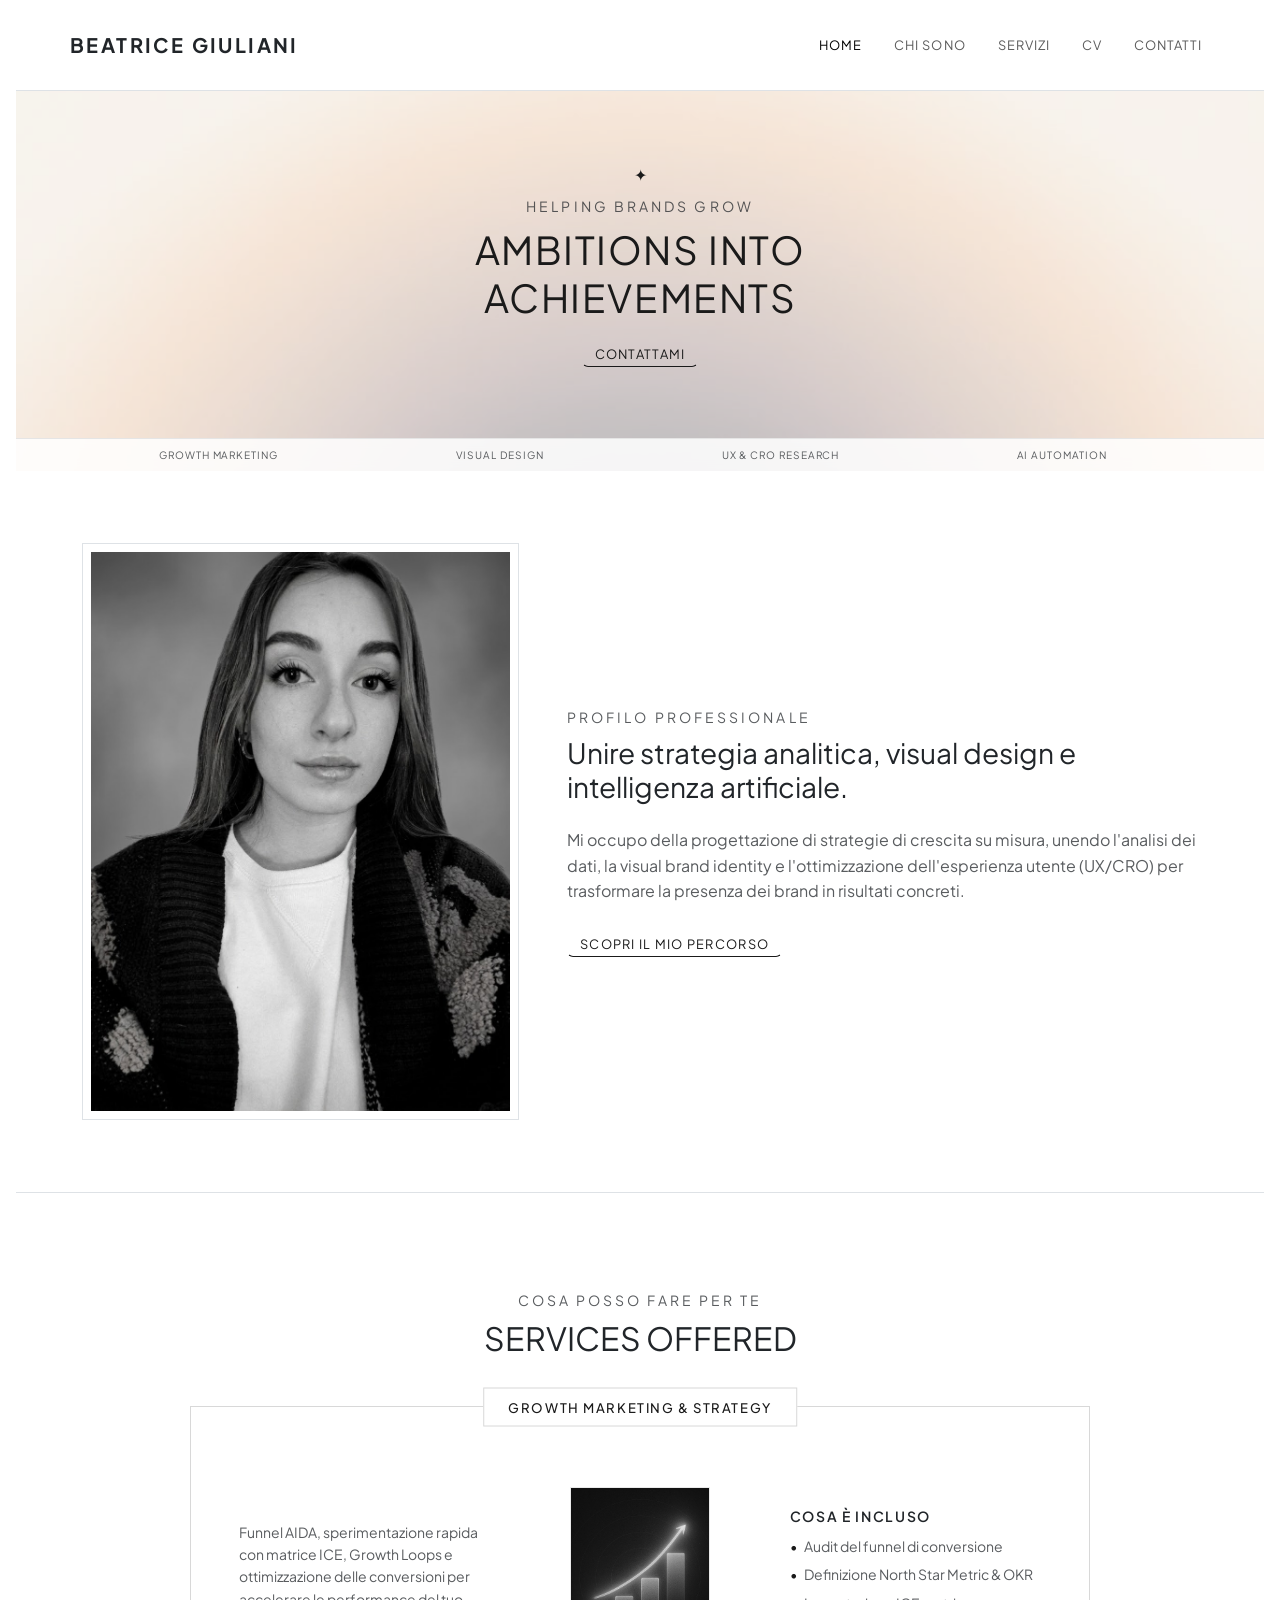
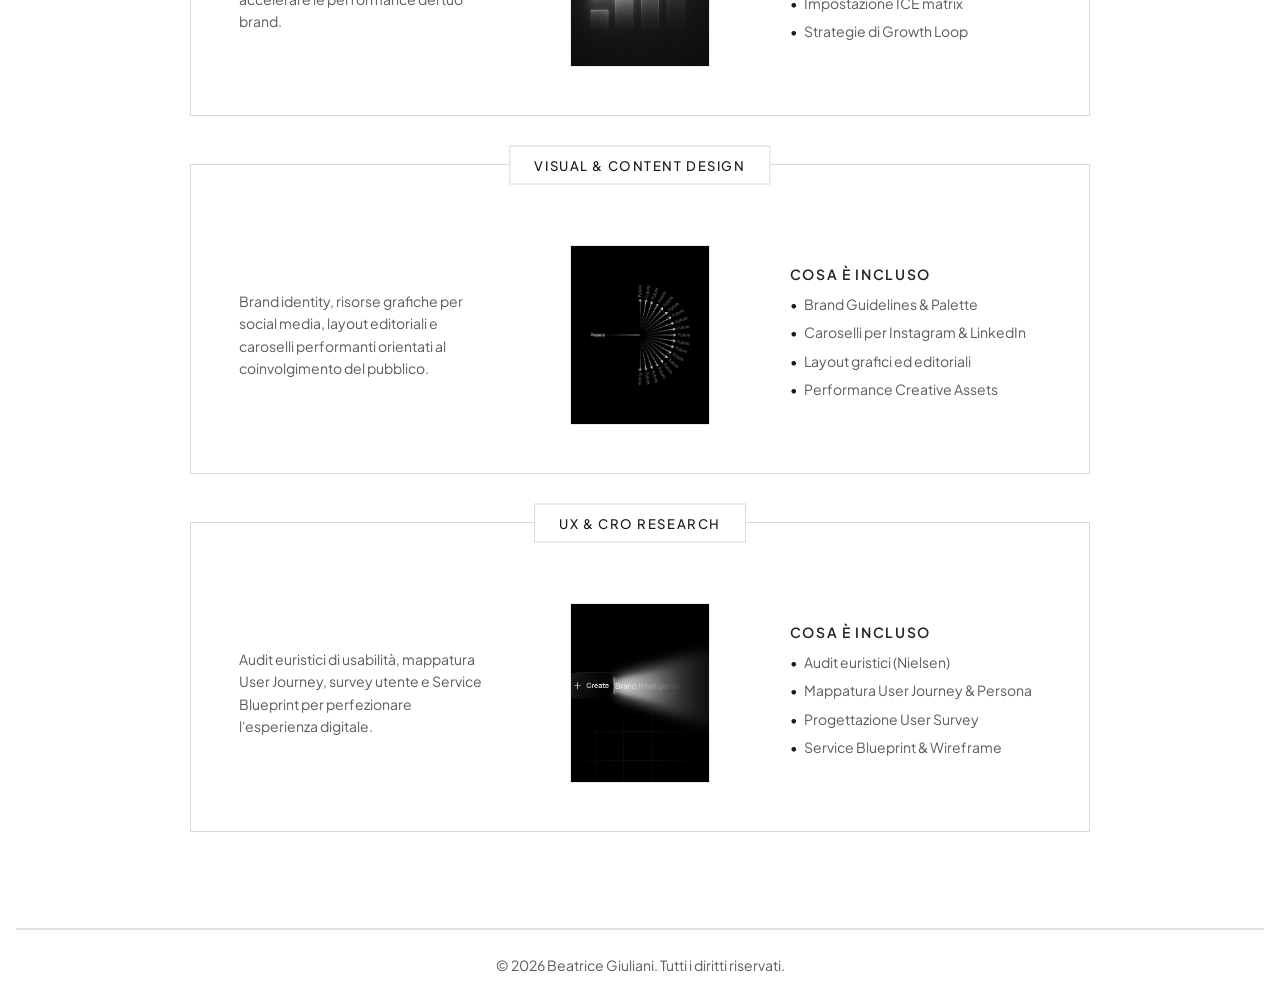
<file: index.html>
<!DOCTYPE html>
<html lang="it">
<head>
    <meta charset="UTF-8">
    <meta name="viewport" content="width=device-width, initial-scale=1.0">
    <title>Beatrice Giuliani</title>

    <!-- Google Fonts & Bootstrap 5 -->
    <link rel="preconnect" href="https://fonts.googleapis.com">
    <link rel="preconnect" href="https://fonts.gstatic.com" crossorigin>
    <link href="https://fonts.googleapis.com/css2?family=Plus+Jakarta+Sans:wght@300;400;500;600;700&display=swap" rel="stylesheet">
    <link href="https://cdn.jsdelivr.net/npm/bootstrap@5.3.2/dist/css/bootstrap.min.css" rel="stylesheet">
    
    <!-- Custom CSS -->
    <link rel="stylesheet" href="css/style.css">
</head>
<body class="bg-white text-dark">

    <!-- Header Navigation -->
    <header class="bg-white border-bottom sticky-top py-3">
        <nav class="navbar navbar-expand-lg container">
            <a class="navbar-brand text-uppercase fw-bold tracking-wider text-dark" href="index.html">BEATRICE GIULIANI</a>
            <button class="navbar-toggler border-0" type="button" data-bs-toggle="collapse" data-bs-target="#navbarNav">
                <span class="navbar-toggler-icon"></span>
            </button>
            <div class="collapse navbar-collapse justify-content-end" id="navbarNav">
                <ul class="navbar-nav gap-3">
                    <li class="nav-item"><a class="nav-link active" href="index.html">HOME</a></li>
                    <li class="nav-item"><a class="nav-link" href="#about">CHI SONO</a></li>
                    <li class="nav-item"><a class="nav-link" href="#services">SERVIZI</a></li>
                    <li class="nav-item"><a class="nav-link" href="cv.html">CV</a></li>
                    <li class="nav-item"><a class="nav-link" href="contatti.html">CONTATTI</a></li>
                </ul>
            </div>
        </nav>
    </header>

    <main>
        <!-- 1. Hero Section (Compatta) -->
        <section class="hero-section position-relative d-flex flex-column justify-content-between text-center overflow-hidden">
            <div class="hero-bg-wrapper">
                <img src="assets/img/hero-bg.jpg" alt="Hero Background" class="hero-bg-img">
            </div>

            <div class="container my-auto py-4 position-relative" style="z-index: 2;">
                <div class="mb-2">
                    <span class="hero-star">&#10022;</span>
                </div>
                
                <p class="text-uppercase tracking-widest small text-muted mb-2">HELPING BRANDS GROW</p>
                
                <h1 class="hero-title text-uppercase mb-3">
                    AMBITIONS INTO<br>ACHIEVEMENTS
                </h1>
                
                <div>
                    <a href="contatti.html" class="btn btn-editorial text-dark text-decoration-none">
                        CONTATTAMI
                    </a>
                </div>
            </div>

            <div class="hero-bottom-bar border-top py-2 position-relative" style="z-index: 2;">
                <div class="container">
                    <div class="row text-center text-uppercase text-muted small g-2">
                        <div class="col-6 col-md-3">GROWTH MARKETING</div>
                        <div class="col-6 col-md-3">VISUAL DESIGN</div>
                        <div class="col-6 col-md-3">UX & CRO RESEARCH</div>
                        <div class="col-6 col-md-3">AI AUTOMATION</div>
                    </div>
                </div>
            </div>
        </section>

        <!-- 2. About Section -->
        <section id="about" class="py-5 border-bottom">
            <div class="container py-4">
                <div class="row align-items-center g-5">
                    <div class="col-md-5">
                        <div class="border p-2">
                            <img src="assets/img/portrait.JPG" alt="Beatrice Giuliani" class="img-fluid w-100">
                        </div>
                    </div>
                    <div class="col-md-7">
                        <p class="text-uppercase tracking-widest small text-muted mb-2">PROFILO PROFESSIONALE</p>
                        <h2 class="h3 fw-normal mb-4">Unire strategia analitica, visual design e intelligenza artificiale.</h2>
                        <p class="text-muted mb-4">
                            Mi occupo della progettazione di strategie di crescita su misura, unendo l'analisi dei dati, la visual brand identity e l'ottimizzazione dell'esperienza utente (UX/CRO) per trasformare la presenza dei brand in risultati concreti.
                        </p>
                        <a href="cv.html" class="btn btn-editorial text-dark text-decoration-none">SCOPRI IL MIO PERCORSO</a>
                    </div>
                </div>
            </div>
        </section>

        <!-- 3. Sezione Servizi (Layout Card Editoriale) -->
        <section id="services" class="py-5 bg-white border-bottom">
            <div class="container py-4 py-md-5">
                
                <div class="text-center mb-5">
                    <span class="text-uppercase tracking-widest small text-muted d-block mb-2">COSA POSSO FARE PER TE</span>
                    <h2 class="h2 fw-normal text-uppercase">Services Offered</h2>
                </div>

                <div class="d-flex flex-column gap-5 max-width-card mx-auto">
                    
                    <!-- Card Servizio 01 -->
                    <div class="service-card position-relative border p-4 p-md-5">
                        <div class="service-card-title text-uppercase border bg-white px-4 py-2 position-absolute top-0 start-50 translate-middle">
                            Growth Marketing & Strategy
                        </div>
                        <div class="row align-items-center g-4 mt-2">
                            <div class="col-12 col-md-4 text-center text-md-start">
                                <p class="small text-muted mb-0">
                                    Funnel AIDA, sperimentazione rapida con matrice ICE, Growth Loops e ottimizzazione delle conversioni per accelerare le performance del tuo brand.
                                </p>
                            </div>
                            <div class="col-12 col-md-4 text-center">
                                <div class="service-card-img-wrapper mx-auto">
                                    <img src="assets/img/service-1.JPG" alt="Growth Marketing" class="img-fluid w-100 h-100">
                                </div>
                            </div>
                            <div class="col-12 col-md-4">
                                <span class="text-uppercase small fw-semibold tracking-wider d-block mb-2">Cosa è incluso</span>
                                <ul class="list-unstyled small text-muted mb-0 service-list-dots">
                                    <li>Audit del funnel di conversione</li>
                                    <li>Definizione North Star Metric & OKR</li>
                                    <li>Impostazione ICE matrix</li>
                                    <li>Strategie di Growth Loop</li>
                                </ul>
                            </div>
                        </div>
                    </div>

                    <!-- Card Servizio 02 -->
                    <div class="service-card position-relative border p-4 p-md-5">
                        <div class="service-card-title text-uppercase border bg-white px-4 py-2 position-absolute top-0 start-50 translate-middle">
                            Visual & Content Design
                        </div>
                        <div class="row align-items-center g-4 mt-2">
                            <div class="col-12 col-md-4 text-center text-md-start">
                                <p class="small text-muted mb-0">
                                    Brand identity, risorse grafiche per social media, layout editoriali e caroselli performanti orientati al coinvolgimento del pubblico.
                                </p>
                            </div>
                            <div class="col-12 col-md-4 text-center">
                                <div class="service-card-img-wrapper mx-auto">
                                    <img src="assets/img/service-2.JPG" alt="Visual Design" class="img-fluid w-100 h-100">
                                </div>
                            </div>
                            <div class="col-12 col-md-4">
                                <span class="text-uppercase small fw-semibold tracking-wider d-block mb-2">Cosa è incluso</span>
                                <ul class="list-unstyled small text-muted mb-0 service-list-dots">
                                    <li>Brand Guidelines & Palette</li>
                                    <li>Caroselli per Instagram & LinkedIn</li>
                                    <li>Layout grafici ed editoriali</li>
                                    <li>Performance Creative Assets</li>
                                </ul>
                            </div>
                        </div>
                    </div>

                    <!-- Card Servizio 03 -->
                    <div class="service-card position-relative border p-4 p-md-5">
                        <div class="service-card-title text-uppercase border bg-white px-4 py-2 position-absolute top-0 start-50 translate-middle">
                            UX & CRO Research
                        </div>
                        <div class="row align-items-center g-4 mt-2">
                            <div class="col-12 col-md-4 text-center text-md-start">
                                <p class="small text-muted mb-0">
                                    Audit euristici di usabilità, mappatura User Journey, survey utente e Service Blueprint per perfezionare l'esperienza digitale.
                                </p>
                            </div>
                            <div class="col-12 col-md-4 text-center">
                                <div class="service-card-img-wrapper mx-auto">
                                    <img src="assets/img/service-3.jpg" alt="UX Research" class="img-fluid w-100 h-100">
                                </div>
                            </div>
                            <div class="col-12 col-md-4">
                                <span class="text-uppercase small fw-semibold tracking-wider d-block mb-2">Cosa è incluso</span>
                                <ul class="list-unstyled small text-muted mb-0 service-list-dots">
                                    <li>Audit euristici (Nielsen)</li>
                                    <li>Mappatura User Journey & Persona</li>
                                    <li>Progettazione User Survey</li>
                                    <li>Service Blueprint & Wireframe</li>
                                </ul>
                            </div>
                        </div>
                    </div>

                </div>
            </div>
        </section>
    </main>

    <!-- Footer -->
    <footer class="py-4 bg-white text-center border-top">
        <div class="container">
            <p class="small text-muted mb-0">&copy; 2026 Beatrice Giuliani. Tutti i diritti riservati.</p>
        </div>
    </footer>

    <script src="https://cdn.jsdelivr.net/npm/bootstrap@5.3.2/dist/js/bootstrap.bundle.min.js"></script>
</body>
</html>
</file>
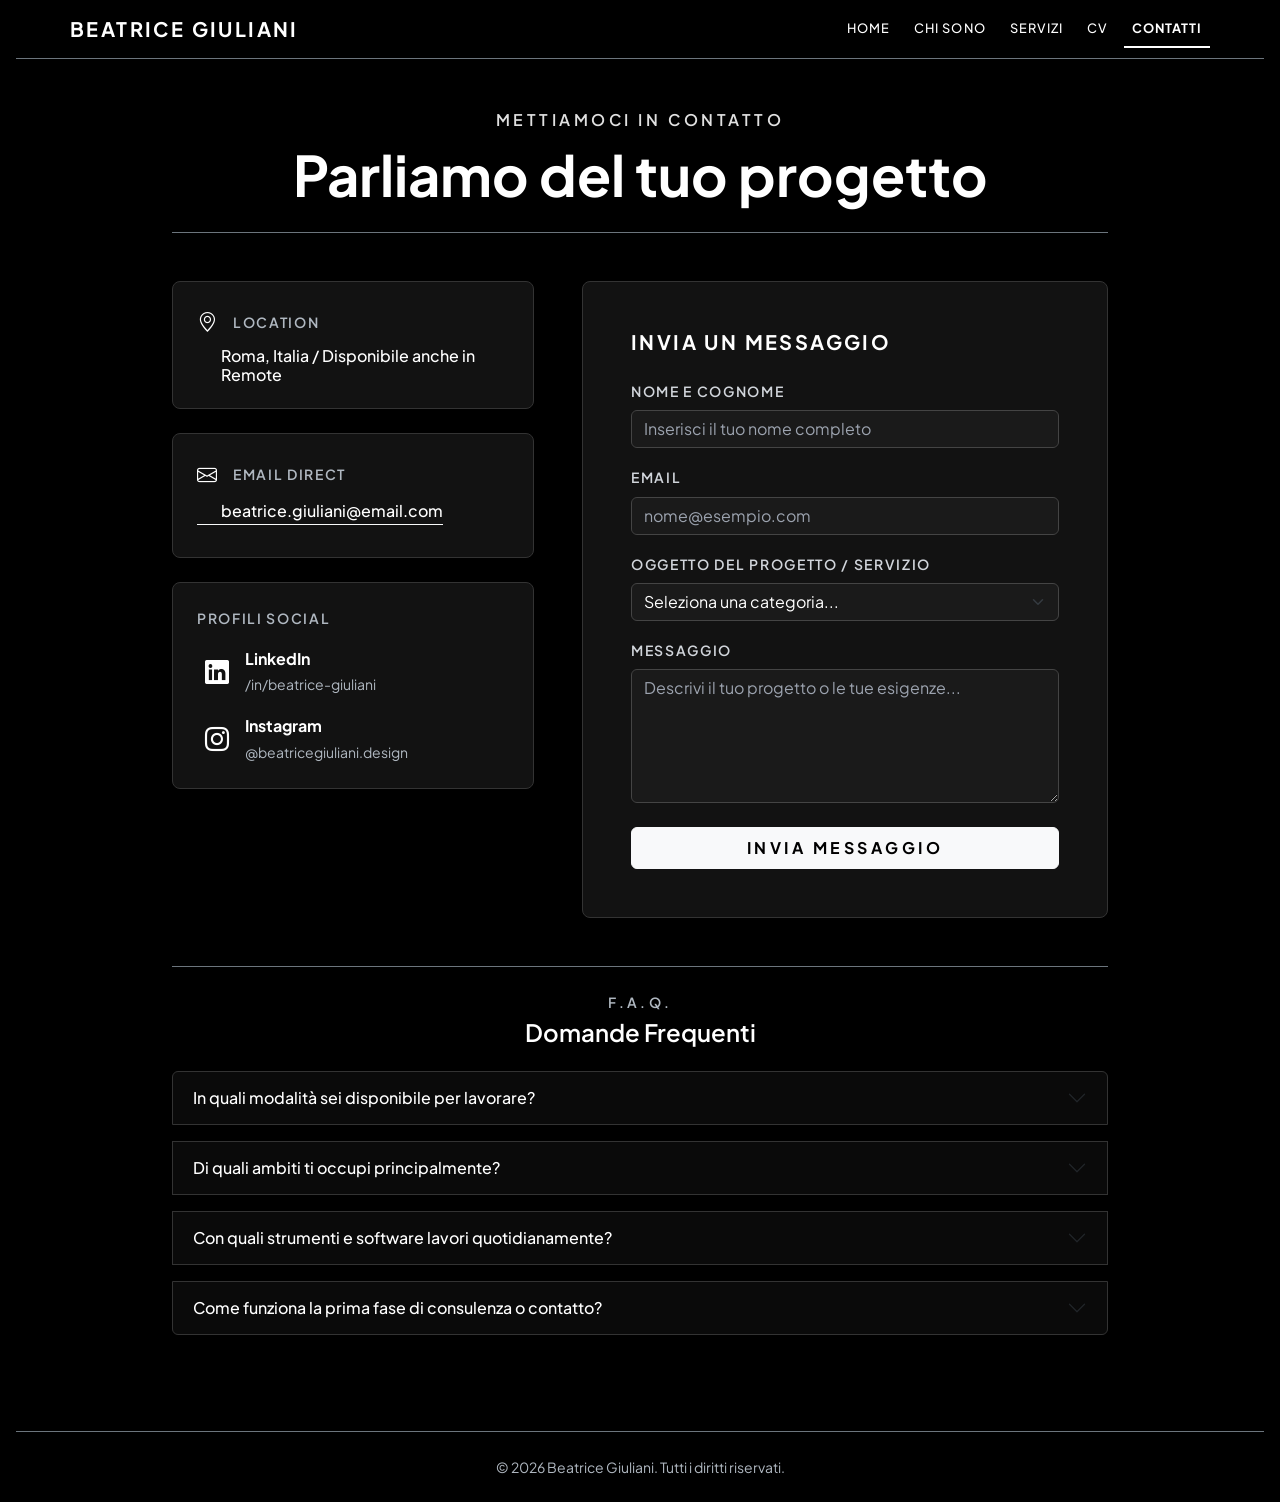
<file: contatti.html>
<!DOCTYPE html>
<html lang="it">
<head>
    <meta charset="UTF-8">
    <meta name="viewport" content="width=device-width, initial-scale=1.0">
    <title>Contatti | Beatrice Giuliani</title>

    <!-- Favicon -->
    <link rel="icon" type="image/x-icon" href="favicon.ico">

    <!-- Google Fonts, Bootstrap 5 e Bootstrap Icons -->
    <link rel="preconnect" href="https://fonts.googleapis.com">
    <link rel="preconnect" href="https://fonts.gstatic.com" crossorigin>
    <link href="https://fonts.googleapis.com/css2?family=Plus+Jakarta+Sans:wght@300;400;500;600;700&display=swap" rel="stylesheet">
    <link href="https://cdn.jsdelivr.net/npm/bootstrap@5.3.2/dist/css/bootstrap.min.css" rel="stylesheet">
    <link rel="stylesheet" href="https://cdn.jsdelivr.net/npm/bootstrap-icons@1.11.3/font/bootstrap-icons.min.css">
    
    <!-- Custom CSS -->
    <link rel="stylesheet" href="css/style.css">
    <style>
        /* Regole di contrasto elevato */
        body.bg-black {
            background-color: #000000 !important;
            color: #f8f9fa !important;
        }
        
        .contact-card-dark {
            background-color: #121212 !important;
            border: 1px solid #333333 !important;
            border-radius: 8px;
        }
        
        /* Contrasto testo secondario/etichette */
        .text-muted-custom {
            color: #b0b8c1 !important; /* Grigio molto più chiaro e leggibile */
        }
        
        .form-label-custom {
            color: #d1d5db !important;
            font-weight: 600;
        }
        
        /* Stile campi di input per tema scuro */
        .form-control-dark {
            background-color: #1a1a1a !important;
            border: 1px solid #444444 !important;
            color: #ffffff !important;
        }
        
        .form-control-dark::placeholder {
            color: #9ca3af !important; /* Placeholder leggibile */
        }
        
        .form-control-dark:focus {
            background-color: #222222 !important;
            border-color: #0d6efd !important;
            color: #ffffff !important;
            box-shadow: 0 0 0 0.25rem rgba(13, 110, 253, 0.25) !important;
        }

        .border-bottom-dark, .border-top-dark {
            border-color: #2a2a2a !important;
        }

        .accordion-button:not(.collapsed) {
            background-color: #1a1a1a !important;
            color: #ffffff !important;
        }
        
        .accordion-item {
            border: 1px solid #333333 !important;
            background-color: #0a0a0a !important;
        }
    </style>
</head>
<body class="bg-black text-light">

    <!-- Header Navigation Bar (Dark Theme) -->
    <header class="sticky-top border-bottom border-secondary navbar-editorial" style="background-color: #000000;">
        <nav class="navbar navbar-expand-lg container">
            <a class="navbar-brand text-uppercase fw-bold tracking-wider text-white" href="index.html">BEATRICE GIULIANI</a>
            <button class="navbar-toggler border-0 text-light" type="button" data-bs-toggle="collapse" data-bs-target="#navbarNav">
                <i class="bi bi-list fs-2 text-white"></i>
            </button>
            <div class="collapse navbar-collapse justify-content-end" id="navbarNav">
                <ul class="navbar-nav gap-2 py-2 py-lg-0">
                    <li class="nav-item"><a class="nav-link text-white fw-medium" href="index.html">HOME</a></li>
                    <li class="nav-item"><a class="nav-link text-white fw-medium" href="index.html#about">CHI SONO</a></li>
                    <li class="nav-item"><a class="nav-link text-white fw-medium" href="index.html#services">SERVIZI</a></li>
                    <li class="nav-item"><a class="nav-link text-white fw-medium" href="cv.html">CV</a></li>
                    <li class="nav-item"><a class="nav-link text-white fw-bold active border-bottom border-2 border-white" href="contatti.html">CONTATTI</a></li>
                </ul>
            </div>
        </nav>
    </header>

    <main class="py-5" style="background-color: #000000;">
        <div class="container" style="max-width: 960px;">

            <!-- Title -->
            <div class="text-center mb-5 pb-3 border-bottom border-secondary">
                <p class="text-uppercase tracking-widest mb-2 fw-semibold" style="color: #e0e0e0;">
                    METTIAMOCI IN CONTATTO
                </p>
                <h1 class="display-4 fw-bold text-white">Parliamo del tuo progetto</h1>
            </div>

            <!-- Main Grid: Info + Form -->
            <div class="row g-5 mb-5">
                
                <!-- Left Column: Contact Details & Social -->
                <div class="col-lg-5">
                    
                    <!-- Location Box -->
                    <div class="contact-card-dark p-4 mb-4">
                        <div class="d-flex align-items-center mb-2">
                            <i class="bi bi-geo-alt fs-5 text-white me-3"></i>
                            <span class="text-uppercase tracking-wider small text-muted-custom fw-semibold">Location</span>
                        </div>
                        <p class="h6 text-white mb-0 ps-4">Roma, Italia / Disponibile anche in Remote</p>
                    </div>

                    <!-- Email Box -->
                    <div class="contact-card-dark p-4 mb-4">
                        <div class="d-flex align-items-center mb-2">
                            <i class="bi bi-envelope fs-5 text-white me-3"></i>
                            <span class="text-uppercase tracking-wider small text-muted-custom fw-semibold">Email Direct</span>
                        </div>
                        <a href="mailto:beatrice.giuliani@email.com" class="h6 text-white text-decoration-none border-bottom border-light pb-1 ps-4 d-inline-block fw-medium">beatrice.giuliani@email.com</a>
                    </div>

                    <!-- Social Profiles Box -->
                    <div class="contact-card-dark p-4">
                        <span class="text-uppercase tracking-wider small text-muted-custom fw-semibold d-block mb-3">Profili Social</span>
                        <div class="d-flex flex-column gap-3 ps-2">
                            <a href="https://linkedin.com/in/beatrice-giuliani" target="_blank" rel="noopener" class="text-white text-decoration-none d-flex align-items-center gap-3">
                                <i class="bi bi-linkedin fs-4 text-white"></i>
                                <div>
                                    <span class="fw-bold d-block text-white">LinkedIn</span>
                                    <span class="small text-muted-custom">/in/beatrice-giuliani</span>
                                </div>
                            </a>
                            <a href="https://instagram.com" target="_blank" rel="noopener" class="text-light text-decoration-none d-flex align-items-center gap-3">
                                <i class="bi bi-instagram fs-4 text-white"></i>
                                <div>
                                    <span class="fw-bold d-block text-white">Instagram</span>
                                    <span class="small text-muted-custom">@beatricegiuliani.design</span>
                                </div>
                            </a>
                        </div>
                    </div>

                </div>

                <!-- Right Column: Contact Form -->
                <div class="col-lg-7">
                    <div class="contact-card-dark p-4 p-md-5">
                        <h2 class="h5 text-white mb-4 text-uppercase tracking-wider fw-bold">Invia un messaggio</h2>
                        <form action="#" method="POST">
                            <div class="mb-3">
                                <label for="fullName" class="form-label small form-label-custom text-uppercase tracking-wider">Nome e Cognome</label>
                                <input type="text" class="form-control form-control-dark" id="fullName" placeholder="Inserisci il tuo nome completo" required>
                            </div>

                            <div class="mb-3">
                                <label for="emailInput" class="form-label small form-label-custom text-uppercase tracking-wider">Email</label>
                                <input type="email" class="form-control form-control-dark" id="emailInput" placeholder="nome@esempio.com" required>
                            </div>

                            <div class="mb-3">
                                <label for="subject" class="form-label small form-label-custom text-uppercase tracking-wider">Oggetto del progetto / Servizio</label>
                                <select class="form-select form-control-dark" id="subject" required>
                                    <option value="" selected disabled class="text-muted">Seleziona una categoria...</option>
                                    <option value="growth">Growth Marketing & Strategy</option>
                                    <option value="design">Visual & Content Design</option>
                                    <option value="ux">UX / CRO Research & Audit</option>
                                    <option value="other">Altro / Collaborazione</option>
                                </select>
                            </div>

                            <div class="mb-4">
                                <label for="message" class="form-label small form-label-custom text-uppercase tracking-wider">Messaggio</label>
                                <textarea class="form-control form-control-dark" id="message" rows="5" placeholder="Descrivi il tuo progetto o le tue esigenze..." required></textarea>
                            </div>

                            <button type="submit" class="btn btn-light w-100 text-uppercase tracking-widest fw-bold py-2">Invia Messaggio</button>
                        </form>
                    </div>
                </div>

            </div>

            <!-- SECTION: FAQ (Frequently Asked Questions) -->
            <section class="mt-5 pt-4 border-top border-secondary">
                <div class="text-center mb-4">
                    <span class="text-uppercase tracking-widest small text-muted-custom fw-semibold d-block mb-1">F.A.Q.</span>
                    <h2 class="h4 text-white fw-semibold">Domande Frequenti</h2>
                </div>

                <div class="accordion accordion-dark" id="faqAccordion">
                    
                    <!-- FAQ 1 -->
                    <div class="accordion-item mb-3">
                        <h3 class="accordion-header" id="headingOne">
                            <button class="accordion-button collapsed bg-transparent text-white fw-medium" type="button" data-bs-toggle="collapse" data-bs-target="#collapseOne">
                                In quali modalità sei disponibile per lavorare?
                            </button>
                        </h3>
                        <div id="collapseOne" class="accordion-collapse collapse" data-bs-parent="#faqAccordion">
                            <div class="accordion-body small fs-6" style="color: #d1d5db !important;">
                                Sono disponibile sia per opportunità in presenza o ibride a Roma, sia per progetti e posizioni completamente da remoto.
                            </div>
                        </div>
                    </div>

                    <!-- FAQ 2 -->
                    <div class="accordion-item mb-3">
                        <h3 class="accordion-header" id="headingTwo">
                            <button class="accordion-button collapsed bg-transparent text-white fw-medium" type="button" data-bs-toggle="collapse" data-bs-target="#collapseTwo">
                                Di quali ambiti ti occupi principalmente?
                            </button>
                        </h3>
                        <div id="collapseTwo" class="accordion-collapse collapse" data-bs-parent="#faqAccordion">
                            <div class="accordion-body small fs-6" style="color: #d1d5db !important;">
                                Mi occupo principalmente di Growth Marketing strategy, progettazione di funnel di acquisizione (AIDA), UX research, CRO audit e creazione di contenuti visuali e caroselli performanti per social media.
                            </div>
                        </div>
                    </div>

                    <!-- FAQ 3 -->
                    <div class="accordion-item mb-3">
                        <h3 class="accordion-header" id="headingThree">
                            <button class="accordion-button collapsed bg-transparent text-white fw-medium" type="button" data-bs-toggle="collapse" data-bs-target="#collapseThree">
                                Con quali strumenti e software lavori quotidianamente?
                            </button>
                        </h3>
                        <div id="collapseThree" class="accordion-collapse collapse" data-bs-parent="#faqAccordion">
                            <div class="accordion-body small fs-6" style="color: #d1d5db !important;">
                                Utilizzo la suite Adobe Creative (Photoshop, Illustrator, InDesign), Canva, Figma/Funnelytics per la mappatura dei funnel, oltre a Google Sheets/Excel per l'analisi dei dati e strumenti di AI generativa per la produzione di prompt visivi e copy.
                            </div>
                        </div>
                    </div>

                    <!-- FAQ 4 -->
                    <div class="accordion-item">
                        <h3 class="accordion-header" id="headingFour">
                            <button class="accordion-button collapsed bg-transparent text-white fw-medium" type="button" data-bs-toggle="collapse" data-bs-target="#collapseFour">
                                Come funziona la prima fase di consulenza o contatto?
                            </button>
                        </h3>
                        <div id="collapseFour" class="accordion-collapse collapse" data-bs-parent="#faqAccordion">
                            <div class="accordion-body small fs-6" style="color: #d1d5db !important;">
                                Dopo aver ricevuto il tuo messaggio tramite form o email, rispondo entro 24-48 ore per fissare una breve call conoscitiva per analizzare gli obiettivi del progetto.
                            </div>
                        </div>
                    </div>

                </div>
            </section>

        </div>
    </main>

    <!-- Footer Dark -->
    <footer class="py-4 border-top border-secondary text-center mt-5" style="background-color: #000000;">
        <div class="container">
            <p class="small text-muted-custom mb-0">&copy; 2026 Beatrice Giuliani. Tutti i diritti riservati.</p>
        </div>
    </footer>

    <script src="https://cdn.jsdelivr.net/npm/bootstrap@5.3.2/dist/js/bootstrap.bundle.min.js"></script>
</body>
</html>
</file>
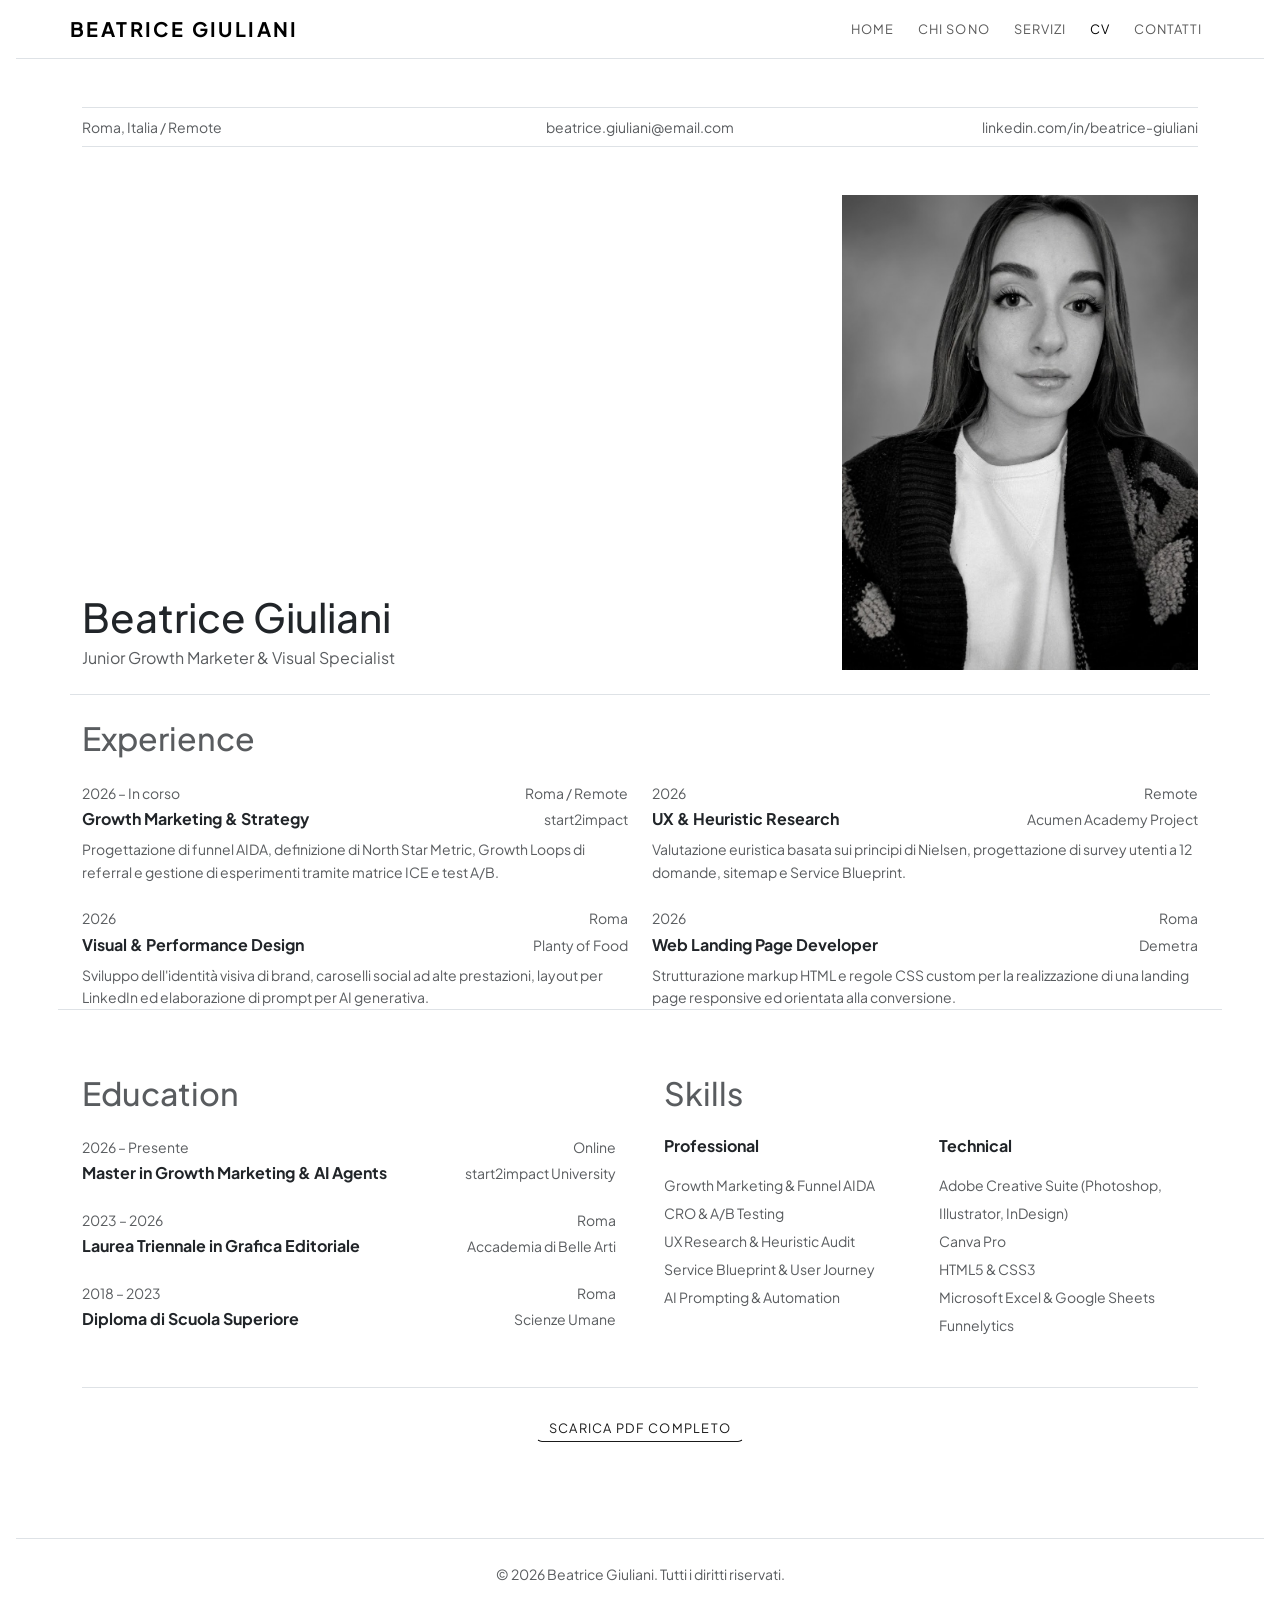
<file: cv.html>
<!DOCTYPE html>
<html lang="it">
<head>
    <meta charset="UTF-8">
    <meta name="viewport" content="width=device-width, initial-scale=1.0">
    <title>CV | Beatrice Giuliani</title>

    <!-- Favicon -->
    <link rel="icon" type="image/x-icon" href="favicon.ico">

    <!-- Google Fonts & Bootstrap 5 -->
    <link rel="preconnect" href="https://fonts.googleapis.com">
    <link rel="preconnect" href="https://fonts.gstatic.com" crossorigin>
    <link href="https://fonts.googleapis.com/css2?family=Plus+Jakarta+Sans:wght@300;400;500;600;700&display=swap" rel="stylesheet">
    <link href="https://cdn.jsdelivr.net/npm/bootstrap@5.3.2/dist/css/bootstrap.min.css" rel="stylesheet">
    
    <!-- Custom CSS -->
    <link rel="stylesheet" href="css/style.css">
</head>
<body>

    <!-- Header Navigation Bar -->
    <header class="sticky-top bg-white border-bottom navbar-editorial">
        <nav class="navbar navbar-expand-lg container">
            <a class="navbar-brand text-uppercase fw-bold tracking-wider" href="index.html">BEATRICE GIULIANI</a>
            <button class="navbar-toggler border-0" type="button" data-bs-toggle="collapse" data-bs-target="#navbarNav">
                <span class="navbar-toggler-icon"></span>
            </button>
            <div class="collapse navbar-collapse justify-content-end" id="navbarNav">
                <ul class="navbar-nav gap-2 py-2 py-lg-0">
                    <li class="nav-item"><a class="nav-link nav-box" href="index.html">HOME</a></li>
                    <li class="nav-item"><a class="nav-link nav-box" href="index.html#about">CHI SONO</a></li>
                    <li class="nav-item"><a class="nav-link nav-box" href="index.html#services">SERVIZI</a></li>
                    <li class="nav-item"><a class="nav-link nav-box active" href="cv.html">CV</a></li>
                    <li class="nav-item"><a class="nav-link nav-box" href="contatti.html">CONTATTI</a></li>
                </ul>
            </div>
        </nav>
    </header>

    <main class="py-5">
        <div class="container cv-container">

            <!-- CV Top Info Bar -->
            <div class="cv-top-bar border-top border-bottom py-2 mb-5">
                <div class="row text-center text-md-start small text-muted g-2">
                    <div class="col-md-4">Roma, Italia / Remote</div>
                    <div class="col-md-4 text-md-center">beatrice.giuliani@email.com</div>
                    <div class="col-md-4 text-md-end">linkedin.com/in/beatrice-giuliani</div>
                </div>
            </div>

            <!-- CV Header: Nome, Ruolo e Foto -->
            <div class="row align-items-end justify-content-between pb-4 mb-4 border-bottom g-4">
                <div class="col-md-7">
                    <h1 class="cv-name mb-1">Beatrice Giuliani</h1>
                    <p class="cv-subtitle text-muted mb-0">Junior Growth Marketer & Visual Specialist</p>
                </div>
                <div class="col-md-4 text-md-end">
                    <img src="assets/img/portrait.JPG" alt="Beatrice Giuliani" class="cv-photo img-fluid">
                </div>
            </div>

            <!-- SECTION: EXPERIENCE -->
            <section class="cv-section mb-5">
                <h2 class="cv-section-title text-muted mb-4">Experience</h2>
                
                <div class="row g-4 mb-4">
                    <!-- Exp 1 -->
                    <div class="col-md-6">
                        <div class="d-flex justify-content-between small text-muted mb-1">
                            <span>2026 – In corso</span>
                            <span>Roma / Remote</span>
                        </div>
                        <div class="d-flex justify-content-between align-items-baseline mb-2">
                            <h3 class="h6 fw-bold mb-0">Growth Marketing & Strategy</h3>
                            <span class="small text-muted fw-normal">start2impact</span>
                        </div>
                        <p class="small text-muted mb-0">Progettazione di funnel AIDA, definizione di North Star Metric, Growth Loops di referral e gestione di esperimenti tramite matrice ICE e test A/B.</p>
                    </div>

                    <!-- Exp 2 -->
                    <div class="col-md-6">
                        <div class="d-flex justify-content-between small text-muted mb-1">
                            <span>2026</span>
                            <span>Remote</span>
                        </div>
                        <div class="d-flex justify-content-between align-items-baseline mb-2">
                            <h3 class="h6 fw-bold mb-0">UX & Heuristic Research</h3>
                            <span class="small text-muted fw-normal">Acumen Academy Project</span>
                        </div>
                        <p class="small text-muted mb-0">Valutazione euristica basata sui principi di Nielsen, progettazione di survey utenti a 12 domande, sitemap e Service Blueprint.</p>
                    </div>
                </div>

                <div class="row g-4">
                    <!-- Exp 3 -->
                    <div class="col-md-6">
                        <div class="d-flex justify-content-between small text-muted mb-1">
                            <span>2026</span>
                            <span>Roma</span>
                        </div>
                        <div class="d-flex justify-content-between align-items-baseline mb-2">
                            <h3 class="h6 fw-bold mb-0">Visual & Performance Design</h3>
                            <span class="small text-muted fw-normal">Planty of Food</span>
                        </div>
                        <p class="small text-muted mb-0">Sviluppo dell'identità visiva di brand, caroselli social ad alte prestazioni, layout per LinkedIn ed elaborazione di prompt per AI generativa.</p>
                    </div>

                    <!-- Exp 4 -->
                    <div class="col-md-6">
                        <div class="d-flex justify-content-between small text-muted mb-1">
                            <span>2026</span>
                            <span>Roma</span>
                        </div>
                        <div class="d-flex justify-content-between align-items-baseline mb-2">
                            <h3 class="h6 fw-bold mb-0">Web Landing Page Developer</h3>
                            <span class="small text-muted fw-normal">Demetra</span>
                        </div>
                        <p class="small text-muted mb-0">Strutturazione markup HTML e regole CSS custom per la realizzazione di una landing page responsive ed orientata alla conversione.</p>
                    </div>
                </div>
            </section>

            <!-- SECTION: EDUCATION & SKILLS -->
            <div class="row pt-3 border-top g-5">
                
                <!-- Education Column -->
                <div class="col-md-6">
                    <h2 class="cv-section-title text-muted mb-4">Education</h2>
                    
                    <div class="mb-4">
                        <div class="d-flex justify-content-between small text-muted mb-1">
                            <span>2026 – Presente</span>
                            <span>Online</span>
                        </div>
                        <div class="d-flex justify-content-between align-items-baseline">
                            <h3 class="h6 fw-bold mb-0">Master in Growth Marketing & AI Agents</h3>
                            <span class="small text-muted">start2impact University</span>
                        </div>
                    </div>

                    <div class="mb-4">
                        <div class="d-flex justify-content-between small text-muted mb-1">
                            <span>2023 – 2026</span>
                            <span>Roma</span>
                        </div>
                        <div class="d-flex justify-content-between align-items-baseline">
                            <h3 class="h6 fw-bold mb-0">Laurea Triennale in Grafica Editoriale</h3>
                            <span class="small text-muted">Accademia di Belle Arti</span>
                        </div>
                    </div>

                    <div>
                        <div class="d-flex justify-content-between small text-muted mb-1">
                            <span>2018 – 2023</span>
                            <span>Roma</span>
                        </div>
                        <div class="d-flex justify-content-between align-items-baseline">
                            <h3 class="h6 fw-bold mb-0">Diploma di Scuola Superiore</h3>
                            <span class="small text-muted">Scienze Umane</span>
                        </div>
                    </div>
                </div>

                <!-- Skills Column -->
                <div class="col-md-6">
                    <h2 class="cv-section-title text-muted mb-4">Skills</h2>
                    
                    <div class="row g-3">
                        <div class="col-6">
                            <h3 class="h6 fw-bold mb-3">Professional</h3>
                            <ul class="list-unstyled small text-muted lh-lg mb-0">
                                <li>Growth Marketing & Funnel AIDA</li>
                                <li>CRO & A/B Testing</li>
                                <li>UX Research & Heuristic Audit</li>
                                <li>Service Blueprint & User Journey</li>
                                <li>AI Prompting & Automation</li>
                            </ul>
                        </div>
                        <div class="col-6">
                            <h3 class="h6 fw-bold mb-3">Technical</h3>
                            <ul class="list-unstyled small text-muted lh-lg mb-0">
                                <li>Adobe Creative Suite (Photoshop, Illustrator, InDesign)</li>
                                <li>Canva Pro</li>
                                <li>HTML5 & CSS3</li>
                                <li>Microsoft Excel & Google Sheets</li>
                                <li>Funnelytics</li>
                            </ul>
                        </div>
                    </div>
                </div>

            </div>

            <!-- Download Button Inferiore -->
            <div class="text-center mt-5 pt-4 border-top">
                <a href="assets/pdf/cv-beatrice-giuliani.pdf" download class="btn btn-editorial">SCARICA PDF COMPLETO</a>
            </div>

        </div>
    </main>

    <!-- Footer -->
    <footer class="py-4 border-top bg-white text-center mt-5">
        <div class="container">
            <p class="small text-muted mb-0">&copy; 2026 Beatrice Giuliani. Tutti i diritti riservati.</p>
        </div>
    </footer>

    <script src="https://cdn.jsdelivr.net/npm/bootstrap@5.3.2/dist/js/bootstrap.bundle.min.js"></script>
</body>
</html>
</file>
<file: css/style.css>
/* ==========================================
   SETUP GLOBALE & TIPOGRAFIA
   ========================================== */
*, *::before, *::after {
  box-sizing: border-box;
}

body {
    padding-left: 16px;
    padding-right: 16px;
    box-sizing: border-box;
}

body {
  font-family: 'Plus Jakarta Sans', sans-serif;
  line-height: 1.6;
}

.tracking-wider { letter-spacing: 0.12em; }
.tracking-widest { letter-spacing: 0.22em; }

/* Header Navigation */
.navbar .nav-link {
  font-size: 0.8rem;
  letter-spacing: 0.08em;
  text-transform: uppercase;
}

.navbar .nav-link:hover {
  opacity: 0.6;
}

/* ==========================================
   HERO SECTION
   ========================================== */
.hero-section {
  min-height: 380px;
  background-color: #ffffff;
}

.hero-bg-wrapper {
  position: absolute;
  top: 0;
  left: 0;
  width: 100%;
  height: 100%;
  z-index: 1;
  pointer-events: none;
}

.hero-bg-img {
  width: 100%;
  height: 100%;
  object-fit: cover;
  object-position: center;
  opacity: 0.35;
}

.hero-star {
  font-size: 1rem;
  color: #1a1a1a;
}

.hero-title {
  font-size: clamp(1.6rem, 3.5vw, 2.4rem);
  font-weight: 400;
  line-height: 1.25;
  letter-spacing: 0.04em;
  color: #1a1a1a;
}

.hero-bottom-bar {
  border-color: #e5e5e5 !important;
  background-color: rgba(255, 255, 255, 0.85);
  backdrop-filter: blur(4px);
  font-size: 0.72rem;
  letter-spacing: 0.08em;
}

a.btn-editorial,
.btn-editorial {
  color: #1a1a1a !important;
  border-bottom: 1px solid #1a1a1a;
  padding-bottom: 2px;
  font-size: 0.8rem;
  letter-spacing: 0.1em;
  text-decoration: none !important;
  display: inline-block;
  transition: opacity 0.2s ease;
}

a.btn-editorial:hover,
.btn-editorial:hover {
  opacity: 0.6;
}

/* ==========================================
   SEZIONE SERVIZI (LAYOUT CARD EDITORIALE)
   ========================================== */
.max-width-card {
  max-width: 900px;
}

.service-card {
  border-color: #d8d8d8 !important;
  border-radius: 0;
  background-color: #ffffff;
}

.service-card-title {
  font-size: 0.82rem;
  letter-spacing: 0.12em;
  font-weight: 500;
  color: #1a1a1a;
  border-color: #d8d8d8 !important;
  white-space: nowrap;
}

.service-card-img-wrapper {
  width: 140px;
  height: 180px;
  overflow: hidden;
  border: 1px solid #eaeaea;
}

.service-card-img-wrapper img {
  object-fit: cover;
  filter: grayscale(100%);
  transition: filter 0.3s ease;
}

.service-card:hover .service-card-img-wrapper img {
  filter: grayscale(0%);
}

.service-list-dots li {
  position: relative;
  padding-left: 14px;
  margin-bottom: 6px;
}

.service-list-dots li::before {
  content: "•";
  position: absolute;
  left: 0;
  color: #1a1a1a;
}

/* ==========================================
   PAGINA CONTATTI (SFONDO SCURO)
   ========================================== */
body.page-dark {
  background-color: #0d0d0d !important;
  color: #ffffff !important;
}

body.page-dark header,
body.page-dark footer,
body.page-dark main {
  background-color: #0d0d0d !important;
  border-color: #262626 !important;
}

body.page-dark .navbar-brand,
body.page-dark .nav-link {
  color: #ffffff !important;
}

body.page-dark .nav-link.active,
body.page-dark .nav-link:hover {
  opacity: 0.7;
}

body.page-dark .form-control,
body.page-dark .form-select {
  background-color: #1a1a1a !important;
  border-color: #333333 !important;
  color: #ffffff !important;
}

body.page-dark .form-control:focus {
  background-color: #222222 !important;
  border-color: #666666 !important;
  color: #ffffff !important;
  box-shadow: none;
}
</file>
